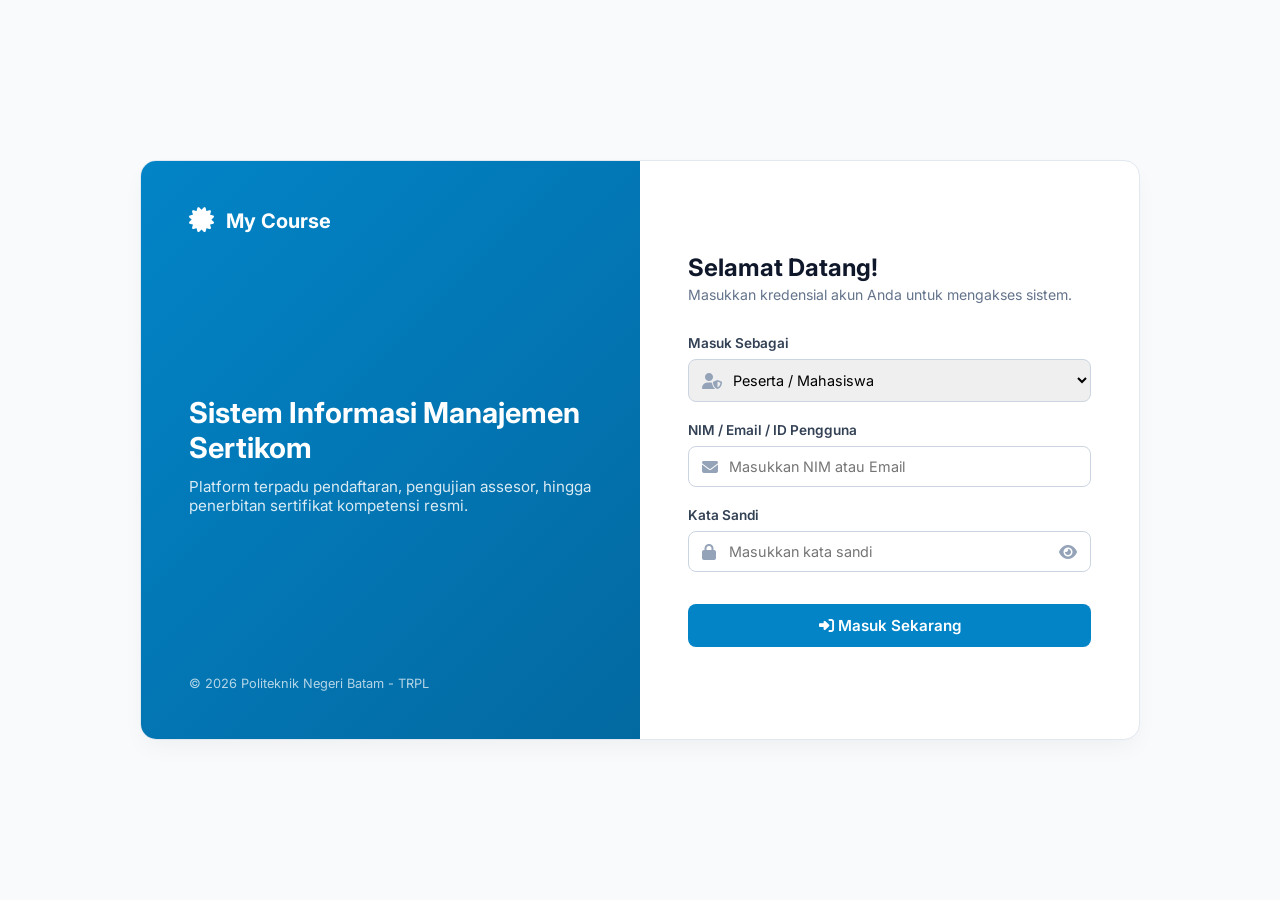
<file: Pbl_Project/index.html>
<!DOCTYPE html>
<html lang="id">
<head>
    <meta charset="UTF-8">
    <meta name="viewport" content="width=device-width, initial-scale=1.0">
    <title>Login - Manajemen Sertikom</title>
    <link href="https://fonts.googleapis.com/css2?family=Inter:wght@300;400;500;600;700&display=swap" rel="stylesheet">
    <link rel="stylesheet" href="https://cdnjs.cloudflare.com/ajax/libs/font-awesome/6.4.0/css/all.min.css">
    <style>
        * { margin: 0; padding: 0; box-sizing: border-box; font-family: 'Inter', sans-serif; }
        body { background-color: #f8fafc; min-height: 100vh; display: flex; align-items: center; justify-content: center; }
        .login-wrapper { display: flex; width: 100%; max-width: 1000px; min-height: 580px; background: #fff; border-radius: 16px; box-shadow: 0 10px 25px -5px rgba(0,0,0,0.05); overflow: hidden; margin: 20px; border: 1px solid #e2e8f0; }
        .login-banner { flex: 1; background: linear-gradient(135deg, #0284c7 0%, #0369a1 100%); color: #fff; padding: 48px; display: flex; flex-direction: column; justify-content: space-between; }
        .brand-logo { display: flex; align-items: center; gap: 12px; font-size: 1.25rem; font-weight: 700; }
        .login-form-container { flex: 1; padding: 48px; display: flex; flex-direction: column; justify-content: center; }
        .form-group { margin-bottom: 20px; display: flex; flex-direction: column; gap: 8px; }
        label { font-size: 0.85rem; font-weight: 600; color: #334155; }
        .input-icon-wrapper { position: relative; display: flex; align-items: center; }
        .input-icon-wrapper i.left-icon { position: absolute; left: 14px; color: #94a3b8; }
        .input-icon-wrapper i.toggle-password { position: absolute; right: 14px; color: #94a3b8; cursor: pointer; }
        input, select { width: 100%; padding: 11px 14px 11px 40px; border: 1px solid #cbd5e1; border-radius: 8px; font-size: 0.9rem; outline: none; }
        input:focus, select:focus { border-color: #0284c7; box-shadow: 0 0 0 3px #e0f2fe; }
        .btn-login { width: 100%; padding: 12px; background-color: #0284c7; color: #fff; border: none; border-radius: 8px; font-size: 0.95rem; font-weight: 600; cursor: pointer; }
        .btn-login:hover { background-color: #0369a1; }
        @media (max-width: 768px) { .login-banner { display: none; } .login-wrapper { max-width: 450px; } }
    </style>
</head>
<body>
    <div class="login-wrapper">
        <div class="login-banner">
            <div class="brand-logo"><i class="fa-solid fa-certificate fa-lg"></i><span>My Course</span></div>
            <div>
                <h2 style="font-size: 1.8rem; font-weight: 700; margin-bottom: 12px;">Sistem Informasi Manajemen Sertikom</h2>
                <p style="font-size: 0.95rem; opacity: 0.85;">Platform terpadu pendaftaran, pengujian assesor, hingga penerbitan sertifikat kompetensi resmi.</p>
            </div>
            <div style="font-size: 0.8rem; opacity: 0.7;">&copy; 2026 Politeknik Negeri Batam - TRPL</div>
        </div>

        <div class="login-form-container">
            <div style="margin-bottom: 32px;">
                <h3 style="font-size: 1.5rem; font-weight: 700; color: #0f172a;">Selamat Datang!</h3>
                <p style="font-size: 0.88rem; color: #64748b; margin-top: 4px;">Masukkan kredensial akun Anda untuk mengakses sistem.</p>
            </div>

            <form id="loginForm">
                <div class="form-group">
                    <label for="roleSelect">Masuk Sebagai</label>
                    <div class="input-icon-wrapper">
                        <i class="fa-solid fa-user-shield left-icon"></i>
                        <select name="role" id="roleSelect" required>
                            <option value="peserta" selected>Peserta / Mahasiswa</option>
                            <option value="assesor">Assesor / Penguji</option>
                            <option value="operator">Operator / Admin Jurusan</option>
                        </select>
                    </div>
                </div>

                <div class="form-group">
                    <label for="username">NIM / Email / ID Pengguna</label>
                    <div class="input-icon-wrapper">
                        <i class="fa-solid fa-envelope left-icon"></i>
                        <input type="text" id="username" name="username" placeholder="Masukkan NIM atau Email" required autocomplete="off">
                    </div>
                </div>

                <div class="form-group">
                    <label for="password">Kata Sandi</label>
                    <div class="input-icon-wrapper">
                        <i class="fa-solid fa-lock left-icon"></i>
                        <input type="password" id="password" name="password" placeholder="Masukkan kata sandi" required>
                        <i class="fa-solid fa-eye toggle-password" id="toggleEye" onclick="togglePassword()"></i>
                    </div>
                </div>

                <button type="submit" class="btn-login" style="margin-top: 12px;">
                    <i class="fa-solid fa-right-to-bracket"></i> Masuk Sekarang
                </button>
            </form>
        </div>
    </div>

    <script>
        // Toggle Show/Hide Password
        function togglePassword() {
            const input = document.getElementById('password');
            const icon = document.getElementById('toggleEye');
            if (input.type === 'password') {
                input.type = 'text';
                icon.classList.replace('fa-eye', 'fa-eye-slash');
            } else {
                input.type = 'password';
                icon.classList.replace('fa-eye-slash', 'fa-eye');
            }
        }

        // Jalankan pengalihan halaman berdasarkan role
        document.getElementById('loginForm').addEventListener('submit', function(e) {
            e.preventDefault(); 
            
            const role = document.getElementById('roleSelect').value;
            const username = document.getElementById('username').value;
            
            // Simpan data login sementara agar bisa dibaca di halaman dashboard
            localStorage.setItem('userRole', role);
            localStorage.setItem('username', username);

            // Pemetaan nama file dashboard berdasarkan role
            const dashboardMap = {
                'peserta': 'dashboard_peserta.html',
                'assesor': 'dashboard_assesor.html',
                'operator': 'dashboard_operator.html'
            };

            // Arahkan ke halaman dashboard yang sesuai
            if (dashboardMap[role]) {
                window.location.href = dashboardMap[role];
            } else {
                alert('Role tidak valid!');
            }
        });
    </script>
</body>
</html>
</file>
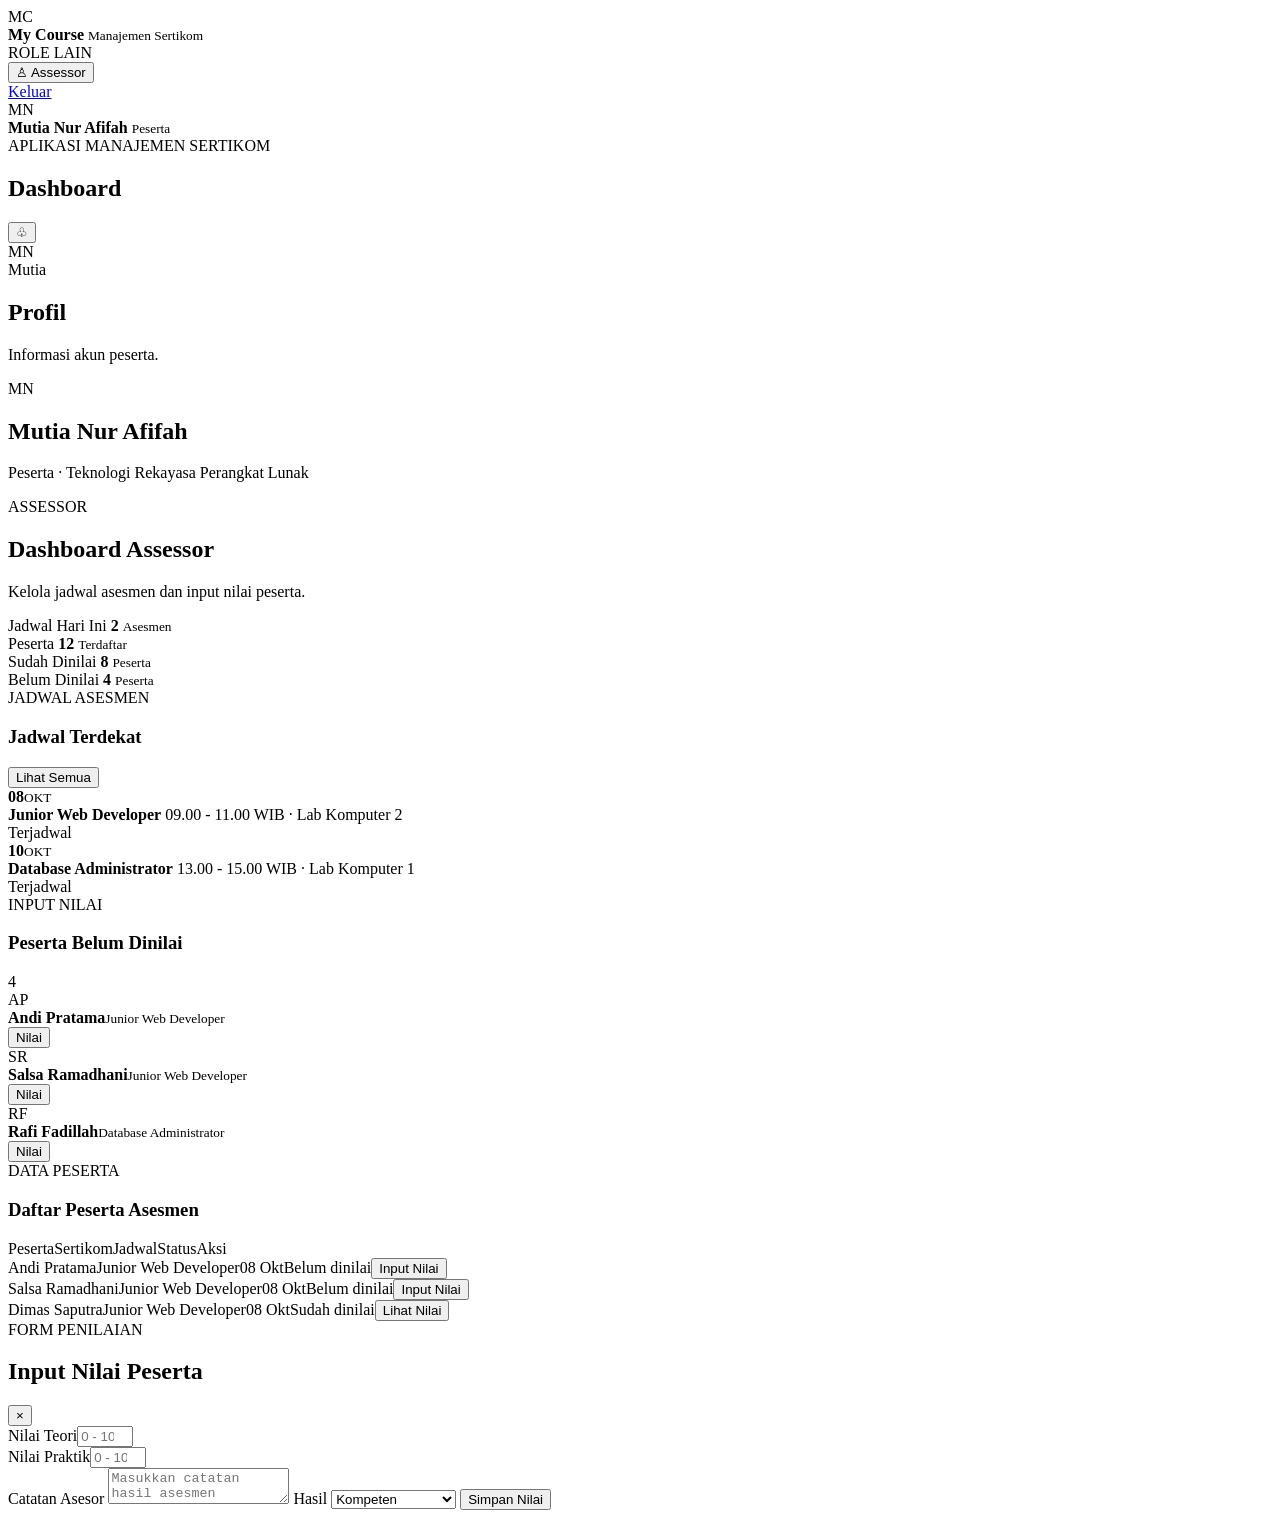
<file: Pbl_Project/dashboard_assesor.html>
<!DOCTYPE html>
<html lang="id">
<head>
    <meta charset="UTF-8">
    <meta name="viewport" content="width=device-width, initial-scale=1.0">
    <title>My Course</title>
</head>
<body>

<div class="app">

    <!-- SIDEBAR -->
    <aside class="sidebar">
        <div class="logo">
            <div class="logo-box">MC</div>
            <div>
                <strong>My Course</strong>
                <small>Manajemen Sertikom</small>
            </div>
        </div>



        <div class="menu-title account-title">ROLE LAIN</div>
        <button class="menu" onclick="showPage('assessor', this)">
            <span>♙</span> Assessor
        </button>
         <div class="menu-item">
        <a href="index.html"><i class="fa-solid fa-right-from-bracket"></i> Keluar</a>
    </div>

        <div class="user-mini">
            <div class="avatar">MN</div>
            <div>
                <strong>Mutia Nur Afifah</strong>
                <small>Peserta</small>
            </div>
        </div>
    </aside>

    <!-- MAIN -->
    <main class="main">

        <!-- TOPBAR -->
        <header class="topbar">
            <div>
                <span class="top-label">APLIKASI MANAJEMEN SERTIKOM</span>
                <h2 id="pageTitle">Dashboard</h2>
            </div>
            <div class="top-right">
                <button class="notification">♧</button>
                <div class="top-user">
                    <div class="avatar small">MN</div>
                    <span>Mutia</span>
                </div>
            </div>
        </header>


        <!-- PROFIL -->
        <section id="profil" class="page">
            <div class="page-head">
                <div><h1>Profil</h1><p>Informasi akun peserta.</p></div>
            </div>
            <div class="card profile-card">
                <div class="profile-avatar">MN</div>
                <div><h2>Mutia Nur Afifah</h2><p>Peserta · Teknologi Rekayasa Perangkat Lunak</p></div>
            </div>
        </section>


        <!-- ASSESSOR DASHBOARD -->
        <section id="assessor" class="page role-page">
            <div class="page-head">
                <div>
                    <span class="role-label assessor-label">ASSESSOR</span>
                    <h1>Dashboard Assessor</h1>
                    <p>Kelola jadwal asesmen dan input nilai peserta.</p>
                </div>
            </div>

            <div class="role-stats">
                <div class="role-stat">
                    <span>Jadwal Hari Ini</span>
                    <strong>2</strong>
                    <small>Asesmen</small>
                </div>
                <div class="role-stat">
                    <span>Peserta</span>
                    <strong>12</strong>
                    <small>Terdaftar</small>
                </div>
                <div class="role-stat">
                    <span>Sudah Dinilai</span>
                    <strong>8</strong>
                    <small>Peserta</small>
                </div>
                <div class="role-stat">
                    <span>Belum Dinilai</span>
                    <strong>4</strong>
                    <small>Peserta</small>
                </div>
            </div>

            <div class="role-grid">
                <div class="card">
                    <div class="card-head">
                        <div>
                            <span class="label">JADWAL ASESMEN</span>
                            <h3>Jadwal Terdekat</h3>
                        </div>
                        <button class="secondary" onclick="showAssessorTab('schedule')">Lihat Semua</button>
                    </div>

                    <div class="assessor-schedule">
                        <div class="schedule-row">
                            <div class="schedule-date"><b>08</b><small>OKT</small></div>
                            <div>
                                <b>Junior Web Developer</b>
                                <span>09.00 - 11.00 WIB · Lab Komputer 2</span>
                            </div>
                            <span class="status blue-status">Terjadwal</span>
                        </div>
                        <div class="schedule-row">
                            <div class="schedule-date"><b>10</b><small>OKT</small></div>
                            <div>
                                <b>Database Administrator</b>
                                <span>13.00 - 15.00 WIB · Lab Komputer 1</span>
                            </div>
                            <span class="status blue-status">Terjadwal</span>
                        </div>
                    </div>
                </div>

                <div class="card">
                    <div class="card-head">
                        <div>
                            <span class="label">INPUT NILAI</span>
                            <h3>Peserta Belum Dinilai</h3>
                        </div>
                        <span class="count-badge">4</span>
                    </div>
                    <div class="mini-person"><div class="avatar">AP</div><div><b>Andi Pratama</b><small>Junior Web Developer</small></div><button class="secondary" onclick="openScoreForm('Andi Pratama')">Nilai</button></div>
                    <div class="mini-person"><div class="avatar">SR</div><div><b>Salsa Ramadhani</b><small>Junior Web Developer</small></div><button class="secondary" onclick="openScoreForm('Salsa Ramadhani')">Nilai</button></div>
                    <div class="mini-person"><div class="avatar">RF</div><div><b>Rafi Fadillah</b><small>Database Administrator</small></div><button class="secondary" onclick="openScoreForm('Rafi Fadillah')">Nilai</button></div>
                </div>
            </div>

            <div class="card assessor-table-card">
                <div class="card-head">
                    <div>
                        <span class="label">DATA PESERTA</span>
                        <h3>Daftar Peserta Asesmen</h3>
                    </div>
                </div>
                <div class="simple-table">
                    <div class="simple-row table-title"><span>Peserta</span><span>Sertikom</span><span>Jadwal</span><span>Status</span><span>Aksi</span></div>
                    <div class="simple-row"><span>Andi Pratama</span><span>Junior Web Developer</span><span>08 Okt</span><span>Belum dinilai</span><button class="table-btn" onclick="openScoreForm('Andi Pratama')">Input Nilai</button></div>
                    <div class="simple-row"><span>Salsa Ramadhani</span><span>Junior Web Developer</span><span>08 Okt</span><span>Belum dinilai</span><button class="table-btn" onclick="openScoreForm('Salsa Ramadhani')">Input Nilai</button></div>
                    <div class="simple-row"><span>Dimas Saputra</span><span>Junior Web Developer</span><span>08 Okt</span><span class="done-text">Sudah dinilai</span><button class="table-btn" onclick="openScoreForm('Dimas Saputra')">Lihat Nilai</button></div>
                </div>
            </div>

            <!-- assessor score modal -->
            <div id="scorePanel" class="modal-panel">
                <div class="modal-card">
                    <div class="modal-head">
                        <div><span class="label">FORM PENILAIAN</span><h2 id="scoreStudent">Input Nilai Peserta</h2></div>
                        <button class="close-btn" onclick="closeScoreForm()">×</button>
                    </div>
                    <div class="form-row">
                        <div><label>Nilai Teori</label><input id="scoreTheory" type="number" min="0" max="100" placeholder="0 - 100"></div>
                        <div><label>Nilai Praktik</label><input id="scorePractice" type="number" min="0" max="100" placeholder="0 - 100"></div>
                    </div>
                    <label>Catatan Asesor</label>
                    <textarea id="scoreNote" placeholder="Masukkan catatan hasil asesmen"></textarea>
                    <label>Hasil</label>
                    <select id="scoreResult"><option>Kompeten</option><option>Belum Kompeten</option></select>
                    <button class="primary full" onclick="saveScore()">Simpan Nilai</button>
                </div>
            </div>
        </section>

    </main>
</div>

<script src="script.js"></script>
</body>
</html>
</file>
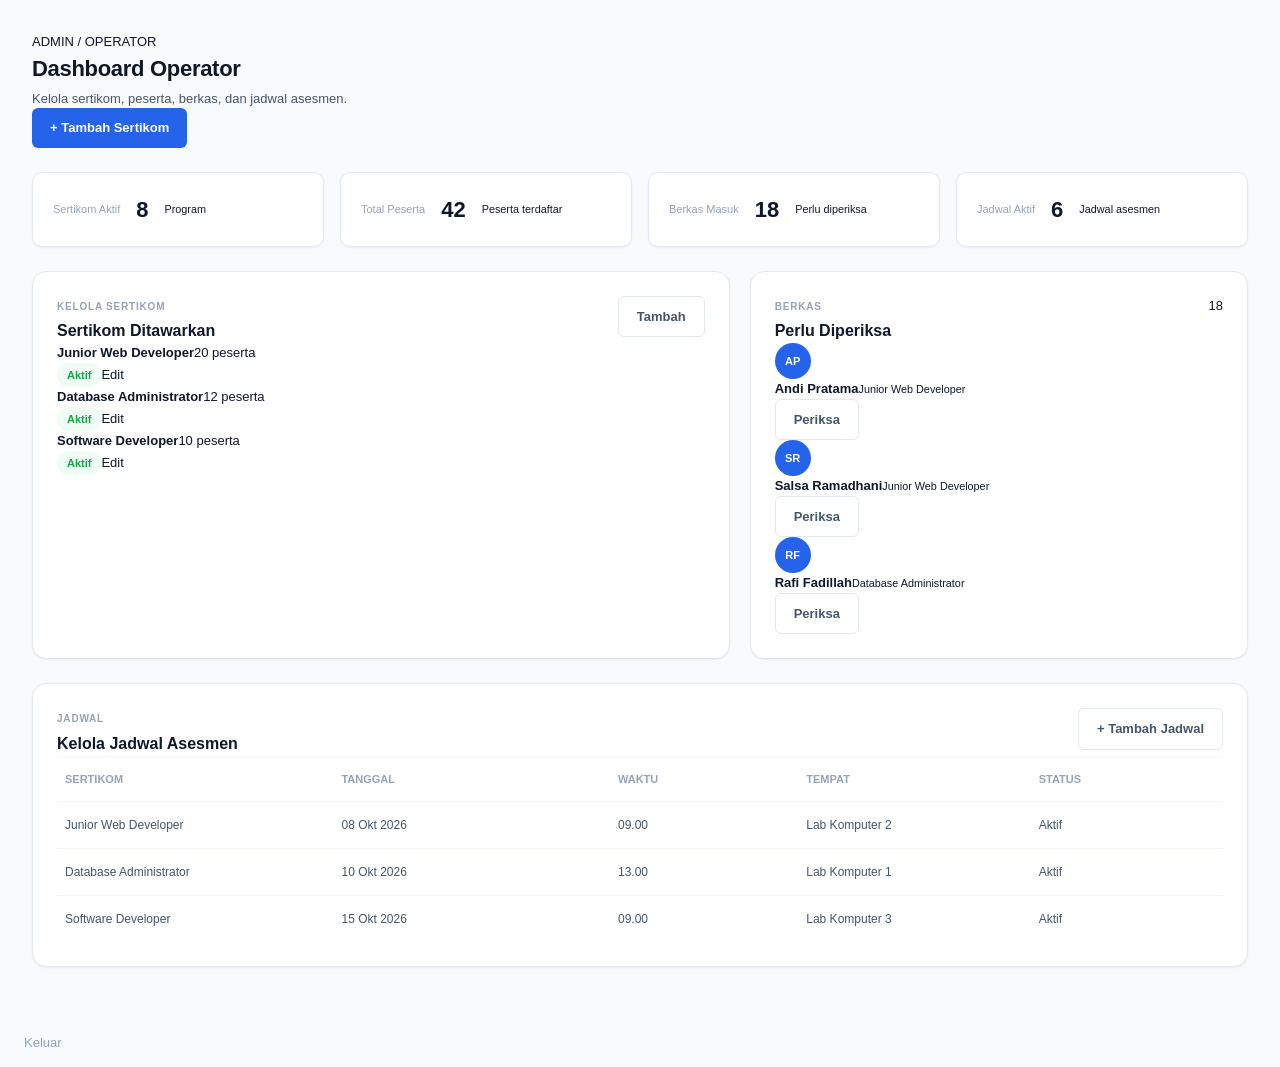
<file: Pbl_Project/dashboard_operator.html>
<!DOCTYPE html>
<html lang="id">
<head>
    <meta charset="UTF-8">
    <meta name="viewport" content="width=device-width, initial-scale=1.0">
    <link rel="stylesheet" href="style.css">
    <title>My Course</title>
</head>
<body>

<section id="admin" class="page role-page">
            <div class="page-head">
                <div>
                    <span class="role-label admin-label">ADMIN / OPERATOR</span>
                    <h1>Dashboard Operator</h1>
                    <p>Kelola sertikom, peserta, berkas, dan jadwal asesmen.</p>
                </div>
                <button class="primary" onclick="openCourseForm()">+ Tambah Sertikom</button>
            </div>

            <div class="role-stats">
                <div class="role-stat"><span>Sertikom Aktif</span><strong>8</strong><small>Program</small></div>
                <div class="role-stat"><span>Total Peserta</span><strong>42</strong><small>Peserta terdaftar</small></div>
                <div class="role-stat"><span>Berkas Masuk</span><strong>18</strong><small>Perlu diperiksa</small></div>
                <div class="role-stat"><span>Jadwal Aktif</span><strong>6</strong><small>Jadwal asesmen</small></div>
            </div>

            <div class="admin-grid">
                <div class="card">
                    <div class="card-head">
                        <div><span class="label">KELOLA SERTIKOM</span><h3>Sertikom Ditawarkan</h3></div>
                        <button class="secondary" onclick="openCourseForm()">Tambah</button>
                    </div>
                    <div class="admin-course">
                        <div><b>Junior Web Developer</b><span>20 peserta</span></div><span class="status green-status">Aktif</span><button class="table-btn" onclick="alert('Edit Junior Web Developer')">Edit</button>
                    </div>
                    <div class="admin-course">
                        <div><b>Database Administrator</b><span>12 peserta</span></div><span class="status green-status">Aktif</span><button class="table-btn" onclick="alert('Edit Database Administrator')">Edit</button>
                    </div>
                    <div class="admin-course">
                        <div><b>Software Developer</b><span>10 peserta</span></div><span class="status green-status">Aktif</span><button class="table-btn" onclick="alert('Edit Software Developer')">Edit</button>
                    </div>
                </div>

                <div class="card">
                    <div class="card-head">
                        <div><span class="label">BERKAS</span><h3>Perlu Diperiksa</h3></div>
                        <span class="count-badge">18</span>
                    </div>
                    <div class="mini-person"><div class="avatar">AP</div><div><b>Andi Pratama</b><small>Junior Web Developer</small></div><button class="secondary" onclick="alert('Berkas Andi diperiksa')">Periksa</button></div>
                    <div class="mini-person"><div class="avatar">SR</div><div><b>Salsa Ramadhani</b><small>Junior Web Developer</small></div><button class="secondary" onclick="alert('Berkas Salsa diperiksa')">Periksa</button></div>
                    <div class="mini-person"><div class="avatar">RF</div><div><b>Rafi Fadillah</b><small>Database Administrator</small></div><button class="secondary" onclick="alert('Berkas Rafi diperiksa')">Periksa</button></div>
                </div>
            </div>

            <div class="card admin-table-card">
                <div class="card-head">
                    <div><span class="label">JADWAL</span><h3>Kelola Jadwal Asesmen</h3></div>
                    <button class="secondary" onclick="alert('Form tambah jadwal dibuka')">+ Tambah Jadwal</button>
                </div>
                <div class="simple-table">
                    <div class="simple-row table-title"><span>Sertikom</span><span>Tanggal</span><span>Waktu</span><span>Tempat</span><span>Status</span></div>
                    <div class="simple-row"><span>Junior Web Developer</span><span>08 Okt 2026</span><span>09.00</span><span>Lab Komputer 2</span><span class="done-text">Aktif</span></div>
                    <div class="simple-row"><span>Database Administrator</span><span>10 Okt 2026</span><span>13.00</span><span>Lab Komputer 1</span><span class="done-text">Aktif</span></div>
                    <div class="simple-row"><span>Software Developer</span><span>15 Okt 2026</span><span>09.00</span><span>Lab Komputer 3</span><span class="done-text">Aktif</span></div>
                </div>
            </div>

            <div id="coursePanel" class="modal-panel">
                <div class="modal-card">
                    <div class="modal-head"><div><span class="label">KELOLA SERTIKOM</span><h2>Tambah Sertikom</h2></div><button class="close-btn" onclick="closeCourseForm()">×</button></div>
                    <label>Nama Sertikom</label><input id="courseName" placeholder="Contoh: Junior Web Developer">
                    <label>Deskripsi</label><textarea id="courseDesc" placeholder="Deskripsi singkat sertikom"></textarea>
                    <label>Status</label><select><option>Aktif</option><option>Nonaktif</option></select>
                    <button class="primary full" onclick="saveCourse()">Simpan Sertikom</button>
                </div>
            </div>
        </section>

        <div class="menu-item">
        <a href="index.html"><i class="fa-solid fa-right-from-bracket"></i> Keluar</a>
    </div>

<script src="script.js"></script>
</body>
</html>
</file>
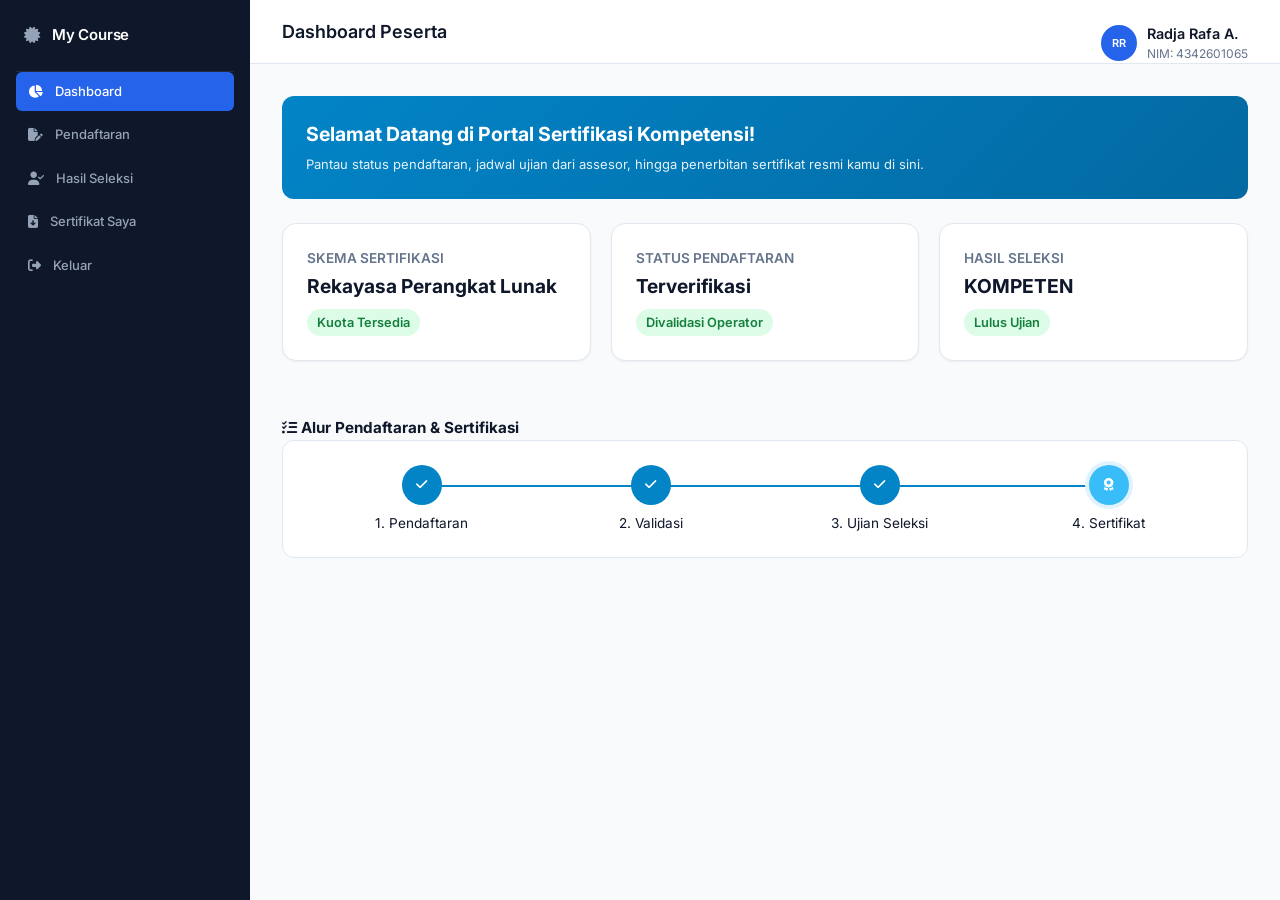
<file: Pbl_Project/dashboard_peserta.html>
<!DOCTYPE html>
<html lang="id">
<head>
    <meta charset="UTF-8">
    <meta name="viewport" content="width=device-width, initial-scale=1.0">
    <title>Dashboard Peserta - Manajemen Sertikom</title>
    <link href="https://fonts.googleapis.com/css2?family=Inter:wght@300;400;500;600;700&display=swap" rel="stylesheet">
    <link rel="stylesheet" href="https://cdnjs.cloudflare.com/ajax/libs/font-awesome/6.4.0/css/all.min.css">
    <link rel="stylesheet" href="style.css">
    <style>
        .welcome-card { background: linear-gradient(135deg, #0284c7 0%, #0369a1 100%); color: white; padding: 24px; border-radius: 12px; margin-bottom: 24px; }
        .stats-grid { display: grid; grid-template-columns: repeat(auto-fit, minmax(220px, 1fr)); gap: 20px; margin-bottom: 32px; }
        .badge { display: inline-block; padding: 4px 10px; border-radius: 20px; font-size: 0.8rem; font-weight: 600; margin-top: 8px; }
        .badge-success { background-color: #dcfce7; color: #15803d; }
        .stepper { display: flex; justify-content: space-between; background: #fff; padding: 24px; border-radius: 12px; border: 1px solid #e2e8f0; margin-bottom: 32px; }
        .step { flex: 1; text-align: center; position: relative; }
        .step:not(:last-child)::after { content: ''; position: absolute; top: 20px; right: -50%; width: 100%; height: 2px; background-color: #e2e8f0; }
        .step.completed:not(:last-child)::after { background-color: #0284c7; }
        .step-icon { width: 40px; height: 40px; border-radius: 50%; background-color: #f1f5f9; color: #64748b; display: flex; align-items: center; justify-content: center; margin: 0 auto 8px; position: relative; z-index: 2; }
        .step.completed .step-icon { background-color: #0284c7; color: #fff; }
        .step.active .step-icon { background-color: #38bdf8; color: #fff; box-shadow: 0 0 0 4px #e0f2fe; }
    </style>
</head>
<body>

    <div id="sidebar-container"></div>

    <div class="main-content">
        <header class="topbar">
            <h2>Dashboard Peserta</h2>
            <div class="user-profile">
                <div class="user-avatar">RR</div>
                <div>
                    <div style="font-weight: 600; font-size: 0.9rem;">Radja Rafa A.</div>
                    <div style="font-size: 0.75rem; color: #64748b;">NIM: 4342601065</div>
                </div>
            </div>
        </header>

        <div class="container">
            <div class="welcome-card">
                <h2>Selamat Datang di Portal Sertifikasi Kompetensi!</h2>
                <p style="margin-top: 6px; opacity: 0.9;">Pantau status pendaftaran, jadwal ujian dari assesor, hingga penerbitan sertifikat resmi kamu di sini.</p>
            </div>

            <div class="stats-grid">
                <div class="card">
                    <div style="font-size:0.85rem; color:#64748b; font-weight:600;">SKEMA SERTIFIKASI</div>
                    <div style="font-size:1.2rem; font-weight:700; margin-top:4px;">Rekayasa Perangkat Lunak</div>
                    <span class="badge badge-success">Kuota Tersedia</span>
                </div>
                <div class="card">
                    <div style="font-size:0.85rem; color:#64748b; font-weight:600;">STATUS PENDAFTARAN</div>
                    <div style="font-size:1.2rem; font-weight:700; margin-top:4px;">Terverifikasi</div>
                    <span class="badge badge-success">Divalidasi Operator</span>
                </div>
                <div class="card">
                    <div style="font-size:0.85rem; color:#64748b; font-weight:600;">HASIL SELEKSI</div>
                    <div style="font-size:1.2rem; font-weight:700; margin-top:4px;">KOMPETEN</div>
                    <span class="badge badge-success">Lulus Ujian</span>
                </div>
            </div>

            <h3 class="section-title"><i class="fa-solid fa-list-check"></i> Alur Pendaftaran & Sertifikasi</h3>
            <div class="stepper">
                <div class="step completed"><div class="step-icon"><i class="fa-solid fa-check"></i></div><div style="font-size:0.85rem;">1. Pendaftaran</div></div>
                <div class="step completed"><div class="step-icon"><i class="fa-solid fa-check"></i></div><div style="font-size:0.85rem;">2. Validasi</div></div>
                <div class="step completed"><div class="step-icon"><i class="fa-solid fa-check"></i></div><div style="font-size:0.85rem;">3. Ujian Seleksi</div></div>
                <div class="step active"><div class="step-icon"><i class="fa-solid fa-award"></i></div><div style="font-size:0.85rem;">4. Sertifikat</div></div>
            </div>
        </div>
    </div>

    <script>
        fetch('sidebar.html')
            .then(res => res.text())
            .then(data => {
                document.getElementById('sidebar-container').innerHTML = data;
                document.getElementById('menu-dashboard').classList.add('active');
            });
    </script>
</body>
</html>
</file>
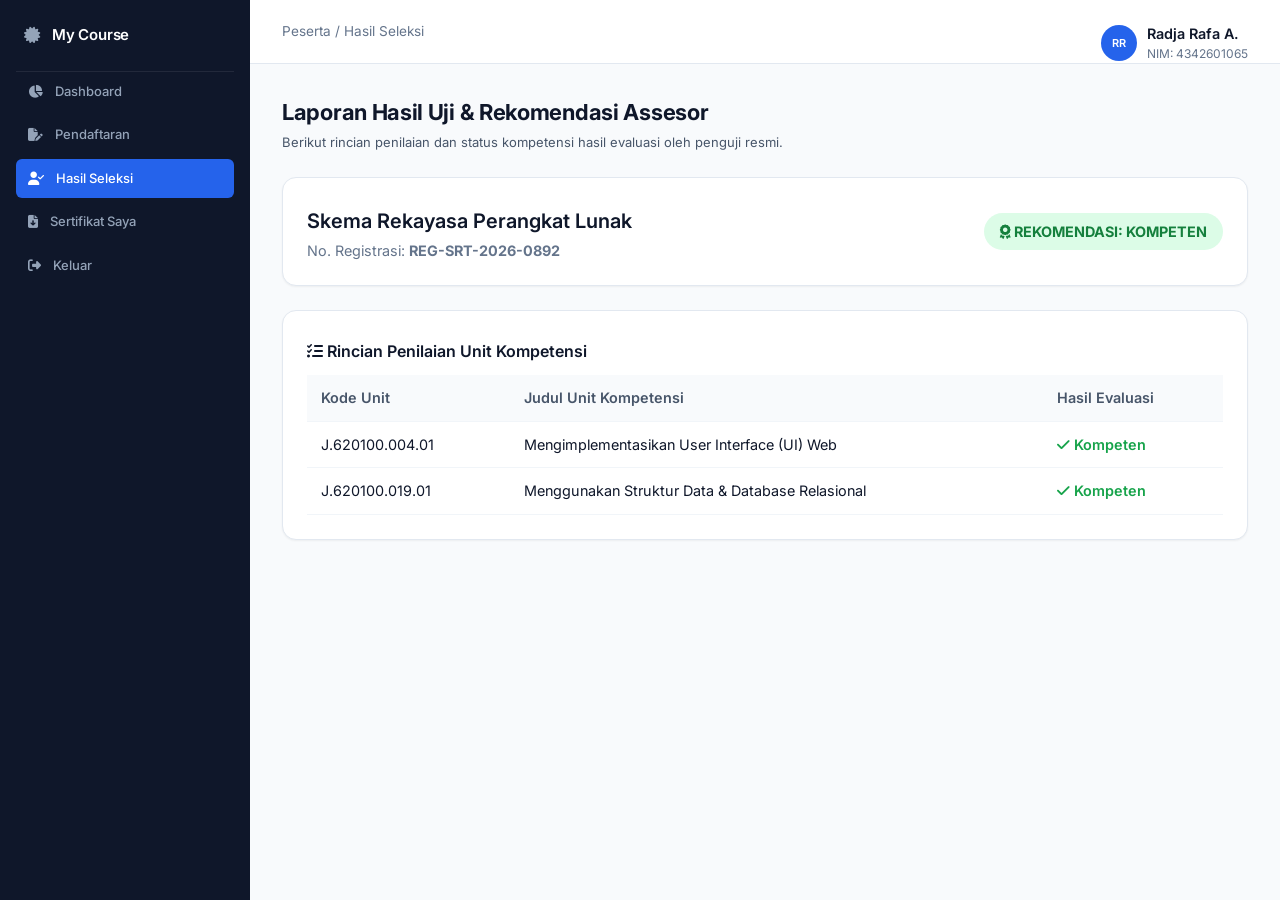
<file: Pbl_Project/hasil_seleksi.html>
<!DOCTYPE html>
<html lang="id">
<head>
    <meta charset="UTF-8">
    <meta name="viewport" content="width=device-width, initial-scale=1.0">
    <title>Hasil Seleksi - Manajemen Sertikom</title>
    <link href="https://fonts.googleapis.com/css2?family=Inter:wght@300;400;500;600;700&display=swap" rel="stylesheet">
    <link rel="stylesheet" href="https://cdnjs.cloudflare.com/ajax/libs/font-awesome/6.4.0/css/all.min.css">
    <link rel="stylesheet" href="style.css">
    <style>
        table { width: 100%; border-collapse: collapse; margin-top: 12px; }
        table th, table td { padding: 12px 14px; text-align: left; border-bottom: 1px solid #f1f5f9; font-size: 0.9rem; }
        table th { background-color: #f8fafc; color: #475569; font-weight: 600; }
        .badge-kompeten { padding: 8px 16px; background-color: #dcfce7; color: #15803d; border-radius: 20px; font-weight: 700; font-size: 0.9rem; }
    </style>
</head>
<body>

    <div id="sidebar-container"></div>

    <div class="main-content">
        <header class="topbar">
            <div><span style="color: #64748b; font-size: 0.85rem;">Peserta / Hasil Seleksi</span></div>
            <div class="user-profile">
                <div class="user-avatar">RR</div>
                <div>
                    <div style="font-weight: 600; font-size: 0.9rem;">Radja Rafa A.</div>
                    <div style="font-size: 0.75rem; color: #64748b;">NIM: 4342601065</div>
                </div>
            </div>
        </header>

        <div class="container">
            <div class="page-header">
                <h2>Laporan Hasil Uji & Rekomendasi Assesor</h2>
                <p>Berikut rincian penilaian dan status kompetensi hasil evaluasi oleh penguji resmi.</p>
            </div>

            <div class="card" style="display:flex; justify-content:space-between; align-items:center;">
                <div>
                    <h3 style="font-size:1.25rem;">Skema Rekayasa Perangkat Lunak</h3>
                    <p style="font-size:0.9rem; color:#64748b; margin-top:4px;">No. Registrasi: <strong>REG-SRT-2026-0892</strong></p>
                </div>
                <span class="badge-kompeten"><i class="fa-solid fa-award"></i> REKOMENDASI: KOMPETEN</span>
            </div>

            <div class="card">
                <h3 class="section-title"><i class="fa-solid fa-list-check"></i> Rincian Penilaian Unit Kompetensi</h3>
                <table>
                    <thead>
                        <tr>
                            <th>Kode Unit</th>
                            <th>Judul Unit Kompetensi</th>
                            <th>Hasil Evaluasi</th>
                        </tr>
                    </thead>
                    <tbody>
                        <tr>
                            <td>J.620100.004.01</td>
                            <td>Mengimplementasikan User Interface (UI) Web</td>
                            <td style="color:#16a34a; font-weight:600;"><i class="fa-solid fa-check"></i> Kompeten</td>
                        </tr>
                        <tr>
                            <td>J.620100.019.01</td>
                            <td>Menggunakan Struktur Data & Database Relasional</td>
                            <td style="color:#16a34a; font-weight:600;"><i class="fa-solid fa-check"></i> Kompeten</td>
                        </tr>
                    </tbody>
                </table>
            </div>
        </div>
    </div>

    <script>
        fetch('sidebar.html')
            .then(res => res.text())
            .then(data => {
                document.getElementById('sidebar-container').innerHTML = data;
                document.getElementById('menu-hasil').classList.add('active');
            });
    </script>
</body>
</html>
</file>
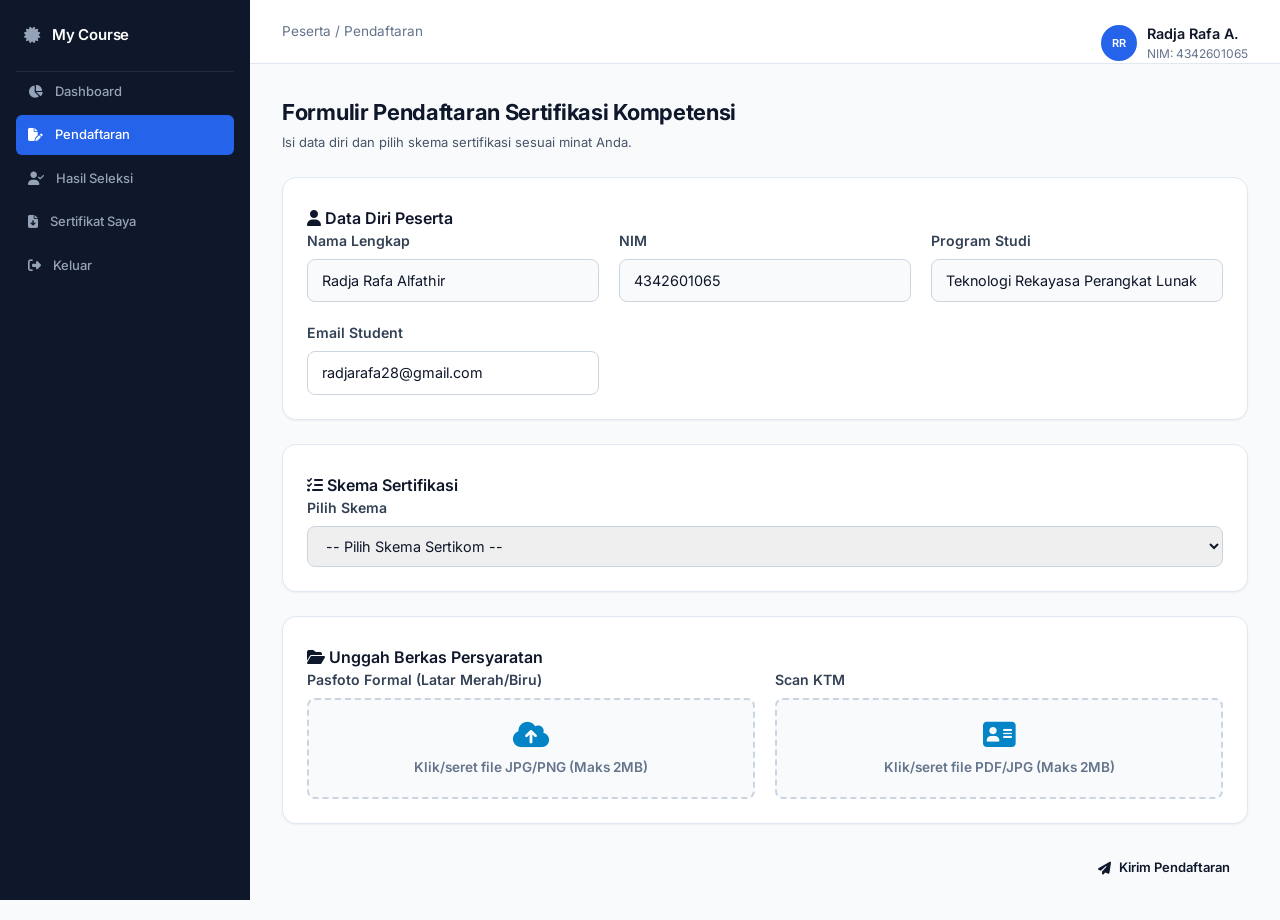
<file: Pbl_Project/pendaftaran_sertikom.html>
<!DOCTYPE html>
<html lang="id">
<head>
    <meta charset="UTF-8">
    <meta name="viewport" content="width=device-width, initial-scale=1.0">
    <title>Pendaftaran Sertikom - Manajemen Sertikom</title>
    <link href="https://fonts.googleapis.com/css2?family=Inter:wght@300;400;500;600;700&display=swap" rel="stylesheet">
    <link rel="stylesheet" href="https://cdnjs.cloudflare.com/ajax/libs/font-awesome/6.4.0/css/all.min.css">
    <link rel="stylesheet" href="style.css">
    <style>
        .form-grid { display: grid; grid-template-columns: repeat(auto-fit, minmax(280px, 1fr)); gap: 20px; }
        .form-group { display: flex; flex-direction: column; gap: 8px; }
        label { font-size: 0.88rem; font-weight: 600; color: #334155; }
        input[type="text"], input[type="email"], input[type="tel"], select { width: 100%; padding: 10px 14px; border: 1px solid #cbd5e1; border-radius: 8px; font-size: 0.9rem; outline: none; }
        input:focus, select:focus { border-color: #0284c7; box-shadow: 0 0 0 3px #e0f2fe; }
        .file-upload-box { border: 2px dashed #cbd5e1; padding: 20px; border-radius: 8px; text-align: center; background-color: #f8fafc; cursor: pointer; }
        .file-upload-box:hover { background-color: #f1f5f9; border-color: #0284c7; }
        .file-upload-box input[type="file"] { display: none; }
    </style>
</head>
<body>

    <div id="sidebar-container"></div>

    <div class="main-content">
        <header class="topbar">
            <div><span style="color: #64748b; font-size: 0.85rem;">Peserta / Pendaftaran</span></div>
            <div class="user-profile">
                <div class="user-avatar">RR</div>
                <div>
                    <div style="font-weight: 600; font-size: 0.9rem;">Radja Rafa A.</div>
                    <div style="font-size: 0.75rem; color: #64748b;">NIM: 4342601065</div>
                </div>
            </div>
        </header>

        <div class="container">
            <div class="page-header">
                <h2>Formulir Pendaftaran Sertifikasi Kompetensi</h2>
                <p>Isi data diri dan pilih skema sertifikasi sesuai minat Anda.</p>
            </div>

            <form action="#" method="POST" enctype="multipart/form-data">
                <div class="card">
                    <h3 class="section-title"><i class="fa-solid fa-user"></i> Data Diri Peserta</h3>
                    <div class="form-grid">
                        <div class="form-group">
                            <label>Nama Lengkap</label>
                            <input type="text" value="Radja Rafa Alfathir" readonly style="background-color:#f8fafc;">
                        </div>
                        <div class="form-group">
                            <label>NIM</label>
                            <input type="text" value="4342601065" readonly style="background-color:#f8fafc;">
                        </div>
                        <div class="form-group">
                            <label>Program Studi</label>
                            <input type="text" value="Teknologi Rekayasa Perangkat Lunak" readonly style="background-color:#f8fafc;">
                        </div>
                        <div class="form-group">
                            <label>Email Student</label>
                            <input type="email" value="radjarafa28@gmail.com" required>
                        </div>
                    </div>
                </div>

                <div class="card">
                    <h3 class="section-title"><i class="fa-solid fa-list-check"></i> Skema Sertifikasi</h3>
                    <div class="form-group">
                        <label>Pilih Skema</label>
                        <select required>
                            <option value="" disabled selected>-- Pilih Skema Sertikom --</option>
                            <option value="web-dev">Web Developer / Programmer (Tersedia 12 Kuota)</option>
                            <option value="network-eng">Network Engineer (Tersedia 5 Kuota)</option>
                        </select>
                    </div>
                </div>

                <div class="card">
                    <h3 class="section-title"><i class="fa-solid fa-folder-open"></i> Unggah Berkas Persyaratan</h3>
                    <div class="form-grid">
                        <div class="form-group">
                            <label>Pasfoto Formal (Latar Merah/Biru)</label>
                            <label class="file-upload-box">
                                <i class="fa-solid fa-cloud-arrow-up" style="font-size: 1.8rem; color:#0284c7; margin-bottom:8px;"></i>
                                <p style="font-size:0.85rem; color:#64748b;">Klik/seret file JPG/PNG (Maks 2MB)</p>
                                <input type="file" accept="image/*" required>
                            </label>
                        </div>
                        <div class="form-group">
                            <label>Scan KTM</label>
                            <label class="file-upload-box">
                                <i class="fa-solid fa-address-card" style="font-size: 1.8rem; color:#0284c7; margin-bottom:8px;"></i>
                                <p style="font-size:0.85rem; color:#64748b;">Klik/seret file PDF/JPG (Maks 2MB)</p>
                                <input type="file" accept=".pdf,image/*" required>
                            </label>
                        </div>
                    </div>
                </div>

                <div style="display:flex; justify-content:flex-end; gap:12px;">
                    <button type="submit" class="btn"><i class="fa-solid fa-paper-plane"></i> Kirim Pendaftaran</button>
                </div>
            </form>
        </div>
    </div>

    <script>
        fetch('sidebar.html')
            .then(res => res.text())
            .then(data => {
                document.getElementById('sidebar-container').innerHTML = data;
                document.getElementById('menu-pendaftaran').classList.add('active');
            });
    </script>
</body>
</html>
</file>
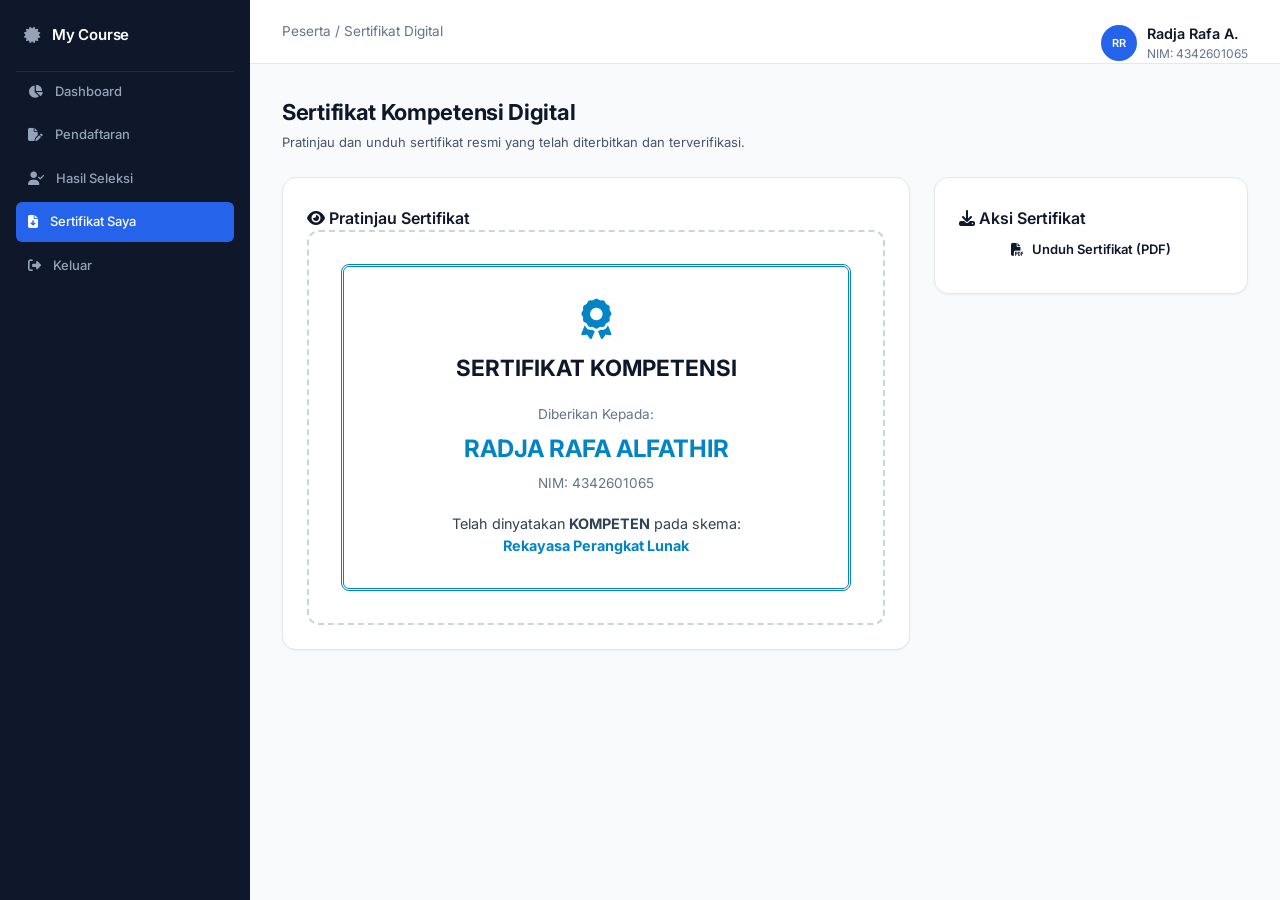
<file: Pbl_Project/sertifikat_saya.html>
<!DOCTYPE html>
<html lang="id">
<head>
    <meta charset="UTF-8">
    <meta name="viewport" content="width=device-width, initial-scale=1.0">
    <title>Sertifikat Saya - Manajemen Sertikom</title>
    <link href="https://fonts.googleapis.com/css2?family=Inter:wght@300;400;500;600;700&display=swap" rel="stylesheet">
    <link rel="stylesheet" href="https://cdnjs.cloudflare.com/ajax/libs/font-awesome/6.4.0/css/all.min.css">
    <link rel="stylesheet" href="style.css">
    <style>
        .cert-preview-card { border: 2px dashed #cbd5e1; border-radius: 12px; padding: 32px; background: #ffffff; text-align: center; }
        .cert-border-inner { border: 3px double #0284c7; padding: 32px 24px; border-radius: 8px; }
    </style>
</head>
<body>

    <div id="sidebar-container"></div>

    <div class="main-content">
        <header class="topbar">
            <div><span style="color: #64748b; font-size: 0.85rem;">Peserta / Sertifikat Digital</span></div>
            <div class="user-profile">
                <div class="user-avatar">RR</div>
                <div>
                    <div style="font-weight: 600; font-size: 0.9rem;">Radja Rafa A.</div>
                    <div style="font-size: 0.75rem; color: #64748b;">NIM: 4342601065</div>
                </div>
            </div>
        </header>

        <div class="container">
            <div class="page-header">
                <h2>Sertifikat Kompetensi Digital</h2>
                <p>Pratinjau dan unduh sertifikat resmi yang telah diterbitkan dan terverifikasi.</p>
            </div>

            <div style="display:grid; grid-template-columns: 2fr 1fr; gap:24px;">
                <div class="card">
                    <h3 class="section-title"><i class="fa-solid fa-eye"></i> Pratinjau Sertifikat</h3>
                    <div class="cert-preview-card">
                        <div class="cert-border-inner">
                            <i class="fa-solid fa-award" style="font-size:2.5rem; color:#0284c7; margin-bottom:8px;"></i>
                            <h3 style="font-size:1.4rem; font-weight:700;">SERTIFIKAT KOMPETENSI</h3>
                            <div style="margin:20px 0;">
                                <p style="font-size:0.85rem; color:#64748b;">Diberikan Kepada:</p>
                                <h2 style="font-size:1.5rem; color:#0284c7; margin:6px 0;">RADJA RAFA ALFATHIR</h2>
                                <p style="font-size:0.85rem; color:#64748b;">NIM: 4342601065</p>
                            </div>
                            <p style="font-size:0.9rem; color:#334155;">Telah dinyatakan <strong>KOMPETEN</strong> pada skema:<br><strong style="color:#0284c7;">Rekayasa Perangkat Lunak</strong></p>
                        </div>
                    </div>
                </div>

                <div>
                    <div class="card">
                        <h3 class="section-title"><i class="fa-solid fa-download"></i> Aksi Sertifikat</h3>
                        <button class="btn" style="width:100%;"><i class="fa-solid fa-file-pdf"></i> Unduh Sertifikat (PDF)</button>
                    </div>
                </div>
            </div>
        </div>
    </div>

    <script>
        fetch('sidebar.html')
            .then(res => res.text())
            .then(data => {
                document.getElementById('sidebar-container').innerHTML = data;
                document.getElementById('menu-sertifikat').classList.add('active');
            });
    </script>
</body>
</html>
</file>
<file: Pbl_Project/style.css>
/* ==========================================================================
   1. RESET & BASE STYLES
   ========================================================================== */
*, *::before, *::after {
    box-sizing: border-box;
    margin: 0;
    padding: 0;
}

:root {
    /* Color Palette */
    --bg-main: #f8fafc;
    --bg-surface: #ffffff;
    --bg-subtle: #f1f5f9;
    
    --text-primary: #0f172a;
    --text-secondary: #475569;
    --text-muted: #94a3b8;
    
    --border-color: #e2e8f0;
    --border-subtle: #f1f5f9;
    
    --brand-primary: #2563eb;
    --brand-hover: #1d4ed8;
    --brand-light: #eff6ff;
    
    --sidebar-bg: #0f172a;
    --sidebar-text: #94a3b8;
    --sidebar-hover: #1e293b;
    --sidebar-active: #2563eb;
    
    /* Utility */
    --radius-sm: 6px;
    --radius-md: 10px;
    --radius-lg: 14px;
    --radius-full: 9999px;
    
    --shadow-sm: 0 1px 2px 0 rgba(0, 0, 0, 0.05);
    --shadow-md: 0 4px 6px -1px rgba(0, 0, 0, 0.05), 0 2px 4px -2px rgba(0, 0, 0, 0.05);
    
    --transition: all 0.2s cubic-bezier(0.4, 0, 0.2, 1);
}

body {
    font-family: 'Inter', -apple-system, BlinkMacSystemFont, "Segoe UI", Roboto, sans-serif;
    background-color: var(--bg-main);
    color: var(--text-primary);
    font-size: 13px;
    line-height: 1.5;
    -webkit-font-smoothing: antialiased;
}

button, input, select, textarea {
    font: inherit;
    color: inherit;
}

button {
    cursor: pointer;
    border: none;
    background: none;
}

/* ==========================================================================
   2. LAYOUT STRUCTURE
   ========================================================================== */
.app {
    display: flex;
    min-height: 100vh;
}

.main, .main-content {
    margin-left: 250px;
    width: calc(100% - 250px);
    min-height: 100vh;
    display: flex;
    flex-direction: column;
}

/* ==========================================================================
   3. SIDEBAR NAVIGATION
   ========================================================================== */
.sidebar {
    width: 250px;
    background-color: var(--sidebar-bg);
    color: var(--sidebar-text);
    padding: 24px 16px;
    position: fixed;
    top: 0;
    bottom: 0;
    left: 0;
    display: flex;
    flex-direction: column;
    z-index: 10;
}

.brand, .logo {
    display: flex;
    align-items: center;
    gap: 12px;
    padding: 0 8px 24px;
    border-bottom: 1px solid rgba(255, 255, 255, 0.08);
}

.logo-box {
    width: 36px;
    height: 36px;
    border-radius: var(--radius-md);
    background-color: var(--brand-primary);
    color: #fff;
    display: grid;
    place-items: center;
    font-weight: 700;
    font-size: 13px;
}

.brand span, .logo strong {
    color: #fff;
    font-size: 15px;
    font-weight: 600;
    letter-spacing: -0.2px;
}

.logo small {
    display: block;
    color: var(--sidebar-text);
    font-size: 10px;
    margin-top: 1px;
}

.menu-title {
    font-size: 10px;
    text-transform: uppercase;
    letter-spacing: 0.8px;
    color: #64748b;
    font-weight: 600;
    margin: 24px 10px 8px;
}

.menu-list { list-style: none; }
.menu-item { margin-bottom: 4px; }

.menu, .menu-item a {
    width: 100%;
    display: flex;
    align-items: center;
    gap: 12px;
    padding: 10px 12px;
    color: var(--sidebar-text);
    text-decoration: none;
    border-radius: var(--radius-sm);
    font-size: 13px;
    font-weight: 500;
    transition: var(--transition);
}

.menu span { font-size: 15px; }

.menu:hover, .menu-item a:hover {
    background-color: var(--sidebar-hover);
    color: #fff;
}

.menu.active, .menu-item.active a {
    background-color: var(--sidebar-active);
    color: #fff;
}

.user-mini, .user-profile {
    margin-top: auto;
    padding-top: 16px;
    border-top: 1px solid rgba(255, 255, 255, 0.08);
    display: flex;
    align-items: center;
    gap: 10px;
}

.user-mini strong { display: block; color: #fff; font-size: 12px; }
.user-mini small { color: var(--sidebar-text); font-size: 10px; }

.avatar, .user-avatar {
    width: 36px;
    height: 36px;
    border-radius: var(--radius-full);
    background-color: var(--brand-primary);
    color: #fff;
    display: grid;
    place-items: center;
    font-size: 11px;
    font-weight: 600;
    flex-shrink: 0;
}
.avatar.small { width: 28px; height: 28px; }

/* ==========================================================================
   4. TOPBAR HEADER
   ========================================================================== */
.topbar {
    height: 64px;
    background-color: var(--bg-surface);
    border-bottom: 1px solid var(--border-color);
    display: flex;
    justify-content: space-between;
    align-items: center;
    padding: 0 32px;
    position: sticky;
    top: 0;
    z-index: 5;
}

.top-label {
    font-size: 10px;
    text-transform: uppercase;
    letter-spacing: 0.8px;
    color: var(--text-muted);
    font-weight: 600;
}

.topbar h2 {
    font-size: 18px;
    font-weight: 600;
    color: var(--text-primary);
}

.top-right {
    display: flex;
    align-items: center;
    gap: 16px;
}

.notification {
    background-color: var(--bg-subtle);
    width: 36px;
    height: 36px;
    border-radius: var(--radius-full);
    color: var(--text-secondary);
    display: grid;
    place-items: center;
    transition: var(--transition);
}

.notification:hover { background-color: var(--border-color); }
.top-user { display: flex; align-items: center; gap: 8px; color: var(--text-secondary); }

/* ==========================================================================
   5. PAGES & CARDS
   ========================================================================== */
.container, .page {
    padding: 32px;
}

.page { display: none; }
.page.active { display: block; }

.page-header, .page-head {
    margin-bottom: 24px;
}

.page-header h2, .page-head h1 {
    font-size: 22px;
    font-weight: 700;
    color: var(--text-primary);
    letter-spacing: -0.3px;
}

.page-header p, .page-head p {
    color: var(--text-secondary);
    font-size: 13px;
    margin-top: 4px;
}

.card, .welcome, .empty {
    background: var(--bg-surface);
    border-radius: var(--radius-lg);
    border: 1px solid var(--border-color);
    padding: 24px;
    box-shadow: var(--shadow-sm);
    margin-bottom: 24px;
}

.card-head {
    display: flex;
    justify-content: space-between;
    align-items: flex-start;
    gap: 16px;
}

.label {
    font-size: 10px;
    text-transform: uppercase;
    letter-spacing: 0.8px;
    color: var(--text-muted);
    font-weight: 600;
}

.card h3 {
    font-size: 16px;
    font-weight: 600;
    color: var(--text-primary);
    margin-top: 4px;
}

.welcome {
    display: flex;
    justify-content: space-between;
    align-items: center;
}

.welcome h1 { font-size: 22px; font-weight: 700; color: var(--text-primary); margin-bottom: 4px; }
.welcome p { color: var(--text-secondary); }
.welcome span { font-size: 12px; color: var(--text-muted); }

/* ==========================================================================
   6. STATS & GRIDS
   ========================================================================== */
.stats, .role-stats {
    display: grid;
    grid-template-columns: repeat(4, 1fr);
    gap: 16px;
    margin-bottom: 24px;
}

.stat, .role-stat {
    background: var(--bg-surface);
    border: 1px solid var(--border-color);
    border-radius: var(--radius-md);
    padding: 20px;
    display: flex;
    align-items: center;
    gap: 16px;
    box-shadow: var(--shadow-sm);
}

.stat-icon {
    width: 42px;
    height: 42px;
    border-radius: var(--radius-md);
    display: grid;
    place-items: center;
    font-weight: 600;
}

.stat-icon.navy, .stat-icon.blue { background: var(--brand-light); color: var(--brand-primary); }
.stat-icon.gray { background: var(--bg-subtle); color: var(--text-secondary); }
.stat-icon.green { background: #f0fdf4; color: #16a34a; }

.stat span, .role-stat span { display: block; color: var(--text-muted); font-size: 11px; font-weight: 500; }
.stat strong, .role-stat strong { font-size: 22px; font-weight: 700; color: var(--text-primary); }

.grid-two, .role-grid, .admin-grid {
    display: grid;
    grid-template-columns: 1.4fr 1fr;
    gap: 20px;
}

/* ==========================================================================
   7. BUTTONS & INPUTS
   ========================================================================== */
.btn, .primary, .secondary {
    display: inline-flex;
    align-items: center;
    justify-content: center;
    gap: 8px;
    padding: 10px 18px;
    border-radius: var(--radius-sm);
    font-size: 13px;
    font-weight: 600;
    transition: var(--transition);
    text-decoration: none;
}

.btn-primary, .primary {
    background-color: var(--brand-primary);
    color: #fff;
}
.btn-primary:hover, .primary:hover { background-color: var(--brand-hover); }

.btn-outline, .secondary {
    background-color: transparent;
    border: 1px solid var(--border-color);
    color: var(--text-secondary);
}
.btn-outline:hover, .secondary:hover { background-color: var(--bg-subtle); color: var(--text-primary); }

.full { width: 100%; }

.search {
    background: var(--bg-surface);
    border: 1px solid var(--border-color);
    padding: 12px;
    border-radius: var(--radius-md);
    display: flex;
    gap: 10px;
    margin-bottom: 20px;
}

.search input, .form-card input, .modal-card input, .modal-card textarea, .modal-card select {
    width: 100%;
    border: 1px solid var(--border-color);
    border-radius: var(--radius-sm);
    padding: 10px 14px;
    outline: none;
    font-size: 13px;
    background-color: var(--bg-surface);
    transition: var(--transition);
}

.search input:focus, .form-card input:focus, .modal-card input:focus {
    border-color: var(--brand-primary);
    box-shadow: 0 0 0 3px rgba(37, 99, 235, 0.1);
}

/* ==========================================================================
   8. COMPONENTS (TABLES, BADGES, PROGRESS)
   ========================================================================== */
.badge, .status {
    font-size: 11px;
    padding: 4px 10px;
    border-radius: var(--radius-full);
    font-weight: 600;
    display: inline-block;
}

.badge, .blue-status { background: var(--brand-light); color: var(--brand-primary); }
.green-status { background: #f0fdf4; color: #16a34a; }

.progress-info {
    display: flex;
    justify-content: space-between;
    color: var(--text-secondary);
    font-size: 12px;
    margin: 20px 0 8px;
}

.progress {
    height: 6px;
    background: var(--bg-subtle);
    border-radius: var(--radius-full);
    overflow: hidden;
}

.progress div {
    height: 100%;
    background: var(--brand-primary);
    border-radius: var(--radius-full);
}

/* Tables */
.simple-table { width: 100%; overflow-x: auto; }
.simple-row {
    display: grid;
    grid-template-columns: 1.2fr 1.2fr 0.8fr 1fr 0.8fr;
    gap: 12px;
    align-items: center;
    padding: 14px 8px;
    border-top: 1px solid var(--border-subtle);
    font-size: 12px;
    color: var(--text-secondary);
}

.table-title { font-weight: 600; color: var(--text-muted); font-size: 11px; text-transform: uppercase; }

/* Timeline & Schedule */
.timeline { margin-top: 20px; display: grid; grid-template-columns: 1fr 1fr; gap: 16px; }
.timeline-item { display: flex; gap: 12px; align-items: center; color: var(--text-muted); }
.timeline-item > span {
    width: 28px; height: 28px; border-radius: var(--radius-full);
    background: var(--bg-subtle); display: grid; place-items: center; font-size: 11px;
}
.timeline-item.done > span { background: var(--brand-light); color: var(--brand-primary); }
.timeline-item.current > span { background: var(--brand-primary); color: #fff; }

/* Modal */
.modal-panel {
    display: none;
    position: fixed;
    inset: 0;
    background: rgba(15, 23, 42, 0.4);
    backdrop-filter: blur(4px);
    z-index: 50;
    align-items: center;
    justify-content: center;
    padding: 20px;
}
.modal-panel.show { display: flex; }

.modal-card {
    width: min(500px, 100%);
    background: var(--bg-surface);
    border-radius: var(--radius-lg);
    padding: 28px;
    box-shadow: var(--shadow-md);
}

/* ==========================================================================
   9. RESPONSIVE DESIGN
   ========================================================================== */
@media (max-width: 900px) {
    .sidebar { width: 200px; }
    .main, .main-content { margin-left: 200px; width: calc(100% - 200px); }
    .stats, .role-stats, .grid-two, .role-grid, .admin-grid { grid-template-columns: 1fr; }
    .container, .page { padding: 20px; }
    .topbar { padding: 0 20px; }
}

@media (max-width: 650px) {
    .sidebar { display: none; }
    .main, .main-content { margin-left: 0; width: 100%; }
    .welcome { flex-direction: column; align-items: flex-start; gap: 16px; }
}

#admin.page {
    display: block; /* Menampilkan halaman admin */
}

/* Modal tetap tersembunyi sampai dipanggil */
.modal-panel {
    display: none; 
}
.modal-panel.active {
    display: flex;
}
</file>
